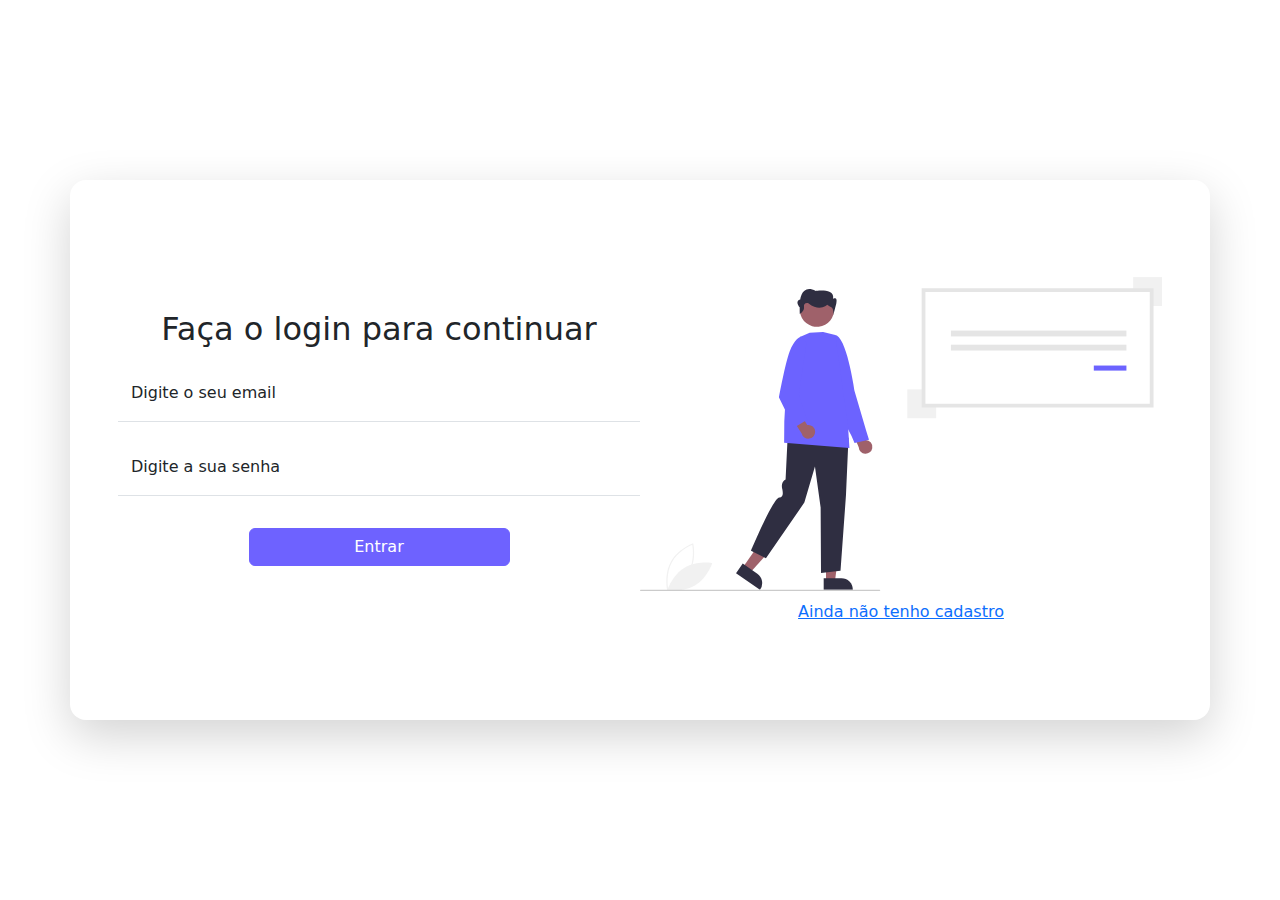
<file: index.html>
<!DOCTYPE html>
<html lang="pt-br">

<head>
    <meta charset="UTF-8">
    <meta name="viewport" content="width=device-width, initial-scale=1.0">
    <title>Tela de Login</title>
    <link href="https://cdn.jsdelivr.net/npm/bootstrap@5.3.3/dist/css/bootstrap.min.css" rel="stylesheet"
        integrity="sha384-QWTKZyjpPEjISv5WaRU9OFeRpok6YctnYmDr5pNlyT2bRjXh0JMhjY6hW+ALEwIH" crossorigin="anonymous">
    <link rel="stylesheet" href="css/login.css">
</head>

<body>
    <div class="vh-100 d-flex justify-content-center align-items-center">
        <div class="container d-flex flex-column shadow-lg rounded-4 p-4 mx-3 flex-md-row p-lg-5">
            <div class="flex-fill d-lg-flex flex-lg-column justify-content-lg-center">
                <h1 class="fs-2 mb-lg-3 text-center"> Faça o login para continuar</h1>
                <div class="form-floating">
                    <input type="email" class="form-control mb-lg-3 inputs" id="email" name="email" placeholder="Digite o seu email" required>
                    <label for="email">Digite o seu email</label>
                </div>
                <div class="form-floating">
                    <input type="password" class="form-control inputs" id="senha" placeholder="Digite a sua senha">
                    <label for="senha" class="form-label">Digite a sua senha</label>
                </div>
                <div class=" d-flex justify-content-center mt-3 mb-4">
                    <button class="btn btn-primary w-50 mt-lg-3">Entrar</button>
                </div>
            </div>
            <div class="d-flex flex-column align-items-center ms-md-auto col-md-6 justify-content-md-center">
                <div class="imagem-destaque"></div>
                <a href="cadastro.html" class="mt-2">Ainda não tenho cadastro</a>
            </div>
        </div>
    </div>
    <script src="https://cdn.jsdelivr.net/npm/bootstrap@5.3.3/dist/js/bootstrap.bundle.min.js"
        integrity="sha384-YvpcrYf0tY3lHB60NNkmXc5s9fDVZLESaAA55NDzOxhy9GkcIdslK1eN7N6jIeHz"
        crossorigin="anonymous"></script>
</body>
</html>
</file>
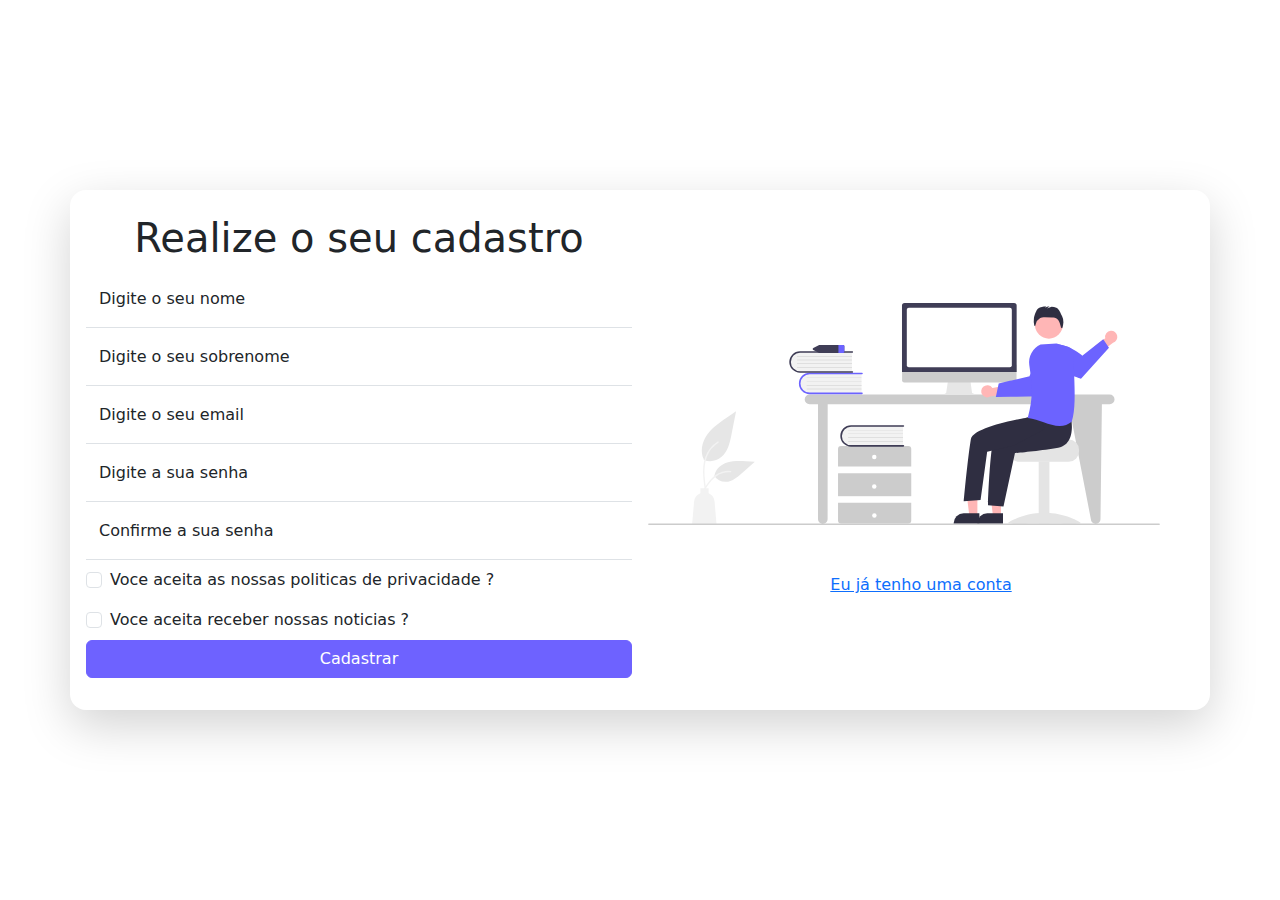
<file: cadastro.html>
<!DOCTYPE html>
<html lang="pt-br">

<head>
    <meta charset="UTF-8">
    <meta name="viewport" content="width=device-width, initial-scale=1.0">
    <title>Document</title>
    <link href="https://cdn.jsdelivr.net/npm/bootstrap@5.3.3/dist/css/bootstrap.min.css" rel="stylesheet"
        integrity="sha384-QWTKZyjpPEjISv5WaRU9OFeRpok6YctnYmDr5pNlyT2bRjXh0JMhjY6hW+ALEwIH" crossorigin="anonymous">
    <link rel="stylesheet" href="css/cadastro.css">
</head>
<body>
    <div class="min-vh-100 d-flex justify-content-center align-items-center">
        <div class="container d-flex flex-column justify-content-center shadow-lg rounded-4 mx-3 p-4 flex-md-row">
            <div class="d-flex flex-column justify-content-center col-md-6 mx-md-auto me-md-2 me-lg-2">
                <h1 class="text-center">Realize o seu cadastro</h1>
                <div class="form-floating">
                    <input type="text" id="nome" class="form-control inputs" placeholder="Digite o seu nome">
                    <label for="nome">Digite o seu nome</label>
                </div>
                <div class="form-floating">
                    <input type="text" id="sobrenome" class="form-control inputs" placeholder="Digite o seu sobrenome">
                    <label for="sobrenome" class="form-label">Digite o seu sobrenome</label>
                </div>
                <div class="form-floating">
                    <input type="email" id="email" class="form-control inputs" placeholder="Digite o seu email">
                    <label for="email" class="form-label">Digite o seu email</label>
                </div>
                <div class="form-floating">
                    <input type="password" id="senha" class="form-control inputs" placeholder="Digite a sua senha">
                    <label for="senha" class="form-label">Digite a sua senha</label>
                </div>
                <div class="form-floating">
                    <input type="password" id="confirma-senha" class="form-control inputs" placeholder="Confirme a sua senha">
                    <label for="confirma-senha" class="form-label">Confirme a sua senha</label>
                </div>
                <div class="form-check mb-2 mt-2">
                    <input type="checkbox" class="form-check-input checkboxs" id="politica-privacidade">
                    <label for="politica-privacidade" class="form-check-label">Voce aceita as nossas politicas de
                        privacidade
                        ?</label>
                </div>
                <div class="form-check mb-2 mt-2">
                    <input type="checkbox" class="form-check-input checkboxs" id="politica-privacidade">
                    <label for="politica-privacidade" class="form-check-label">Voce aceita receber nossas noticias ?</label>
                </div>
                <button class="btn btn-primary mb-2">Cadastrar</button>
            </div>
            <div class="d-flex flex-column justify-content-md-center col-md-6 ms-lg-2 ms-md-2">
                <div class="imagem-destaque-cadastro"></div>
                <a href="index.html" class="text-center">Eu já tenho uma conta</a>
            </div>
        </div>
    </div>
    <script src="https://cdn.jsdelivr.net/npm/bootstrap@5.3.3/dist/js/bootstrap.bundle.min.js"
        integrity="sha384-YvpcrYf0tY3lHB60NNkmXc5s9fDVZLESaAA55NDzOxhy9GkcIdslK1eN7N6jIeHz"
        crossorigin="anonymous"></script>
</body>

</html>
</file>
<file: css/login.css>
.imagem-destaque{
    background-image: url('../img/sign_in.svg');
    background-size: contain;
    background-position: center;
    background-repeat: no-repeat;
    width: 100%;
    height: 20vh;
}
.inputs{
    border-top: none;
    border-left: none;
    border-right: none;
    border-radius: 0px;
}
.btn{
    background-color: #6e62ff;
    border: 1px solid #6e62ff;
}
@media (min-width: 992px){
    .container{
        height: 60vh;
    }
    .imagem-destaque{
        background-image: url('../img/sign_in.svg');
        background-size: contain;
        background-position: center;
        background-repeat: no-repeat;
        width: 100%;
        height: 35vh;
    }
}
</file>
<file: css/cadastro.css>
.imagem-destaque-cadastro{
    background-image: url('../img/hello.svg');
    background-size: contain;
    background-repeat: no-repeat;
    height: 30vh;
}
.inputs{
    border-top: none;
    border-left: none;
    border-right: none;
    border-radius: 0px;
}
.btn{
    background-color: #6e62ff;
    border: 1px solid #6e62ff;
}

input[type="checkbox"]:checked{
    background-color: #6e62ff;
    border-color: #6e62ff;
}

@media (min-width: 768px){
    .imagem-destaque-cadastro{
        width: 40vw;
        height: 15vh;
    }
}
@media (min-width: 992px){
    .imagem-destaque-cadastro{
        width: 40vw;
        height: 30vh;
    }
}
</file>
